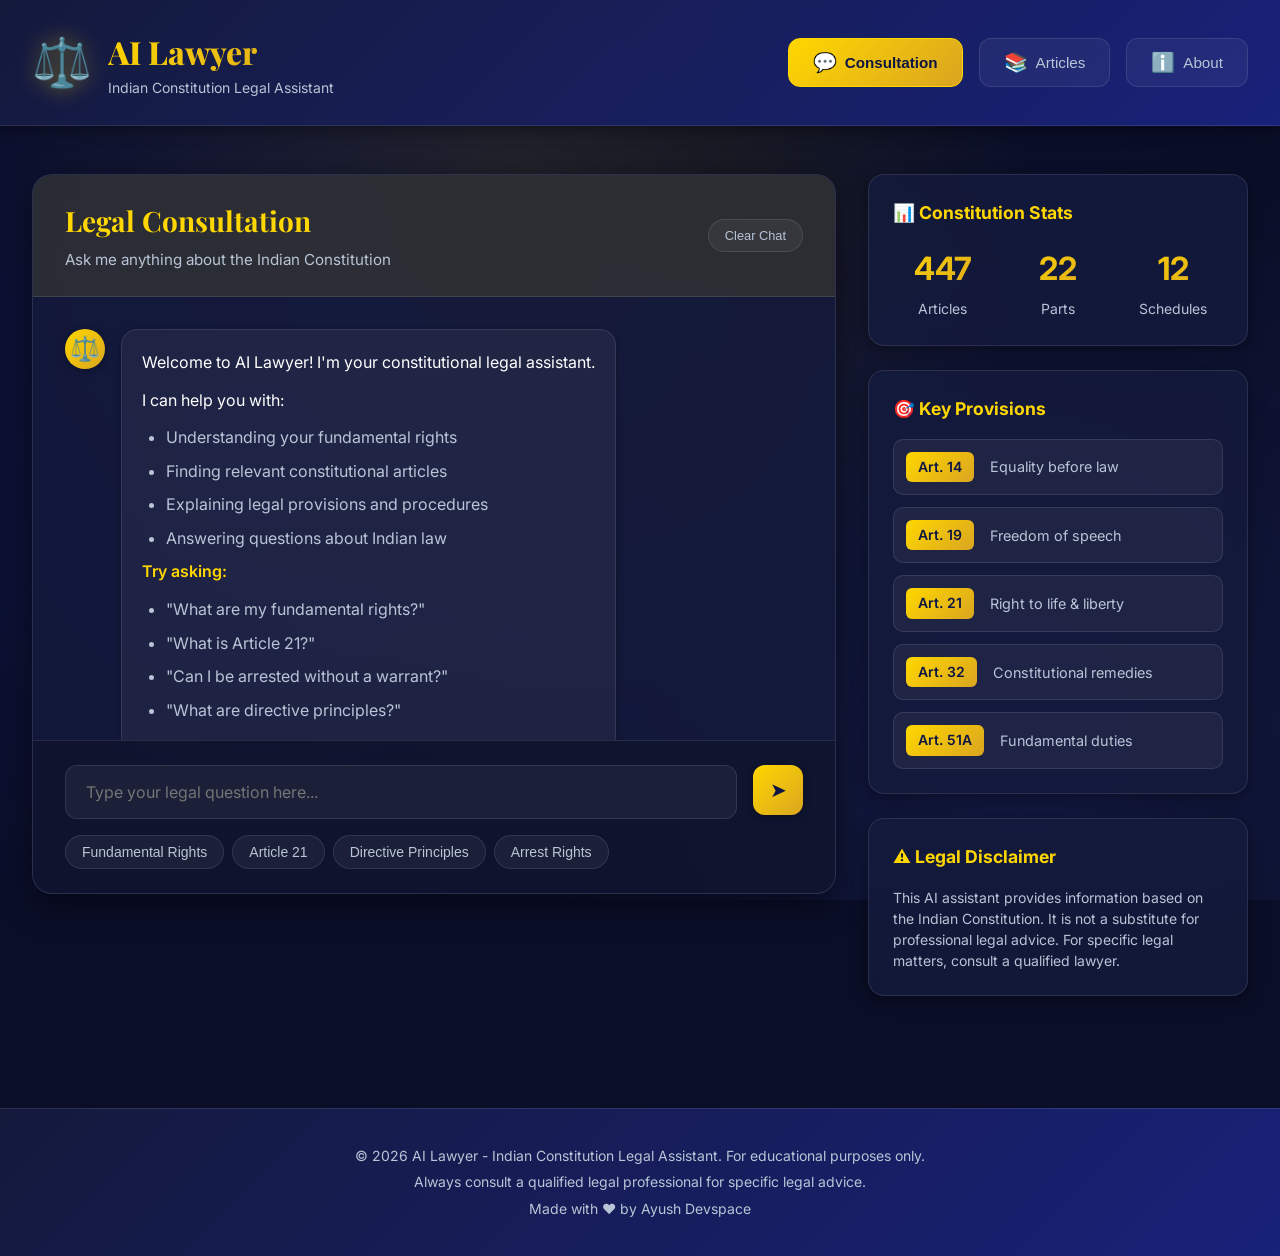
<file: index.html>
<!DOCTYPE html>
<html lang="en">

<head>
    <meta charset="UTF-8">
    <meta name="viewport" content="width=device-width, initial-scale=1.0">
    <meta http-equiv="Cache-Control" content="no-cache, no-store, must-revalidate">
    <meta http-equiv="Pragma" content="no-cache">
    <meta http-equiv="Expires" content="0">
    <title>AI Lawyer - Indian Constitution Legal Assistant</title>
    <meta name="description"
        content="AI-powered legal consultation based on the Indian Constitution. Get instant legal advice and explore constitutional provisions.">
    <link rel="preconnect" href="https://fonts.googleapis.com">
    <link rel="preconnect" href="https://fonts.gstatic.com" crossorigin>
    <link
        href="https://fonts.googleapis.com/css2?family=Inter:wght@300;400;500;600;700;800&family=Playfair+Display:wght@600;700;800&display=swap"
        rel="stylesheet">
    <link rel="stylesheet" href="static/style.css">
</head>

<body>
    <!-- Header -->
    <header class="header">
        <div class="container">
            <div class="header-content">
                <div class="logo">
                    <div class="logo-icon">⚖️</div>
                    <div class="logo-text">
                        <h1>AI Lawyer</h1>
                        <p>Indian Constitution Legal Assistant</p>
                    </div>
                </div>
                <nav class="nav">
                    <button class="nav-btn active" data-section="consultation">
                        <span class="icon">💬</span>
                        Consultation
                    </button>
                    <button class="nav-btn" data-section="articles">
                        <span class="icon">📚</span>
                        Articles
                    </button>
                    <button class="nav-btn" data-section="about">
                        <span class="icon">ℹ️</span>
                        About
                    </button>
                </nav>
            </div>
        </div>
    </header>

    <!-- Main Content -->
    <main class="main">
        <div class="container">
            <!-- Consultation Section -->
            <section id="consultation" class="section active">
                <div class="consultation-layout">
                    <!-- Chat Interface -->
                    <div class="chat-container">
                        <div class="chat-header">
                            <div class="chat-header-info">
                                <h2>Legal Consultation</h2>
                                <p>Ask me anything about the Indian Constitution</p>
                            </div>
                            <button id="clearChat" class="quick-btn" style="margin-left: auto; padding: 0.5rem 1rem; font-size: 0.8rem;">Clear Chat</button>
                        </div>

                        <div class="chat-messages" id="chatMessages">
                            <div class="message bot-message">
                                <div class="message-avatar">⚖️</div>
                                <div class="message-content">
                                    <div class="message-text">
                                        <p>Welcome to AI Lawyer! I'm your constitutional legal assistant.</p>
                                        <p>I can help you with:</p>
                                        <ul>
                                            <li>Understanding your fundamental rights</li>
                                            <li>Finding relevant constitutional articles</li>
                                            <li>Explaining legal provisions and procedures</li>
                                            <li>Answering questions about Indian law</li>
                                        </ul>
                                        <p><strong>Try asking:</strong></p>
                                        <ul>
                                            <li>"What are my fundamental rights?"</li>
                                            <li>"What is Article 21?"</li>
                                            <li>"Can I be arrested without a warrant?"</li>
                                            <li>"What are directive principles?"</li>
                                        </ul>
                                    </div>
                                </div>
                            </div>
                        </div>

                        <div class="chat-input-container">
                            <div class="chat-input-wrapper">
                                <textarea id="chatInput" class="chat-input"
                                    placeholder="Type your legal question here..." rows="1"></textarea>
                                <button id="sendBtn" class="send-btn">
                                    <span class="send-icon">➤</span>
                                </button>
                            </div>
                            <div class="quick-questions">
                                <button class="quick-btn" data-question="What are my fundamental rights?">Fundamental
                                    Rights</button>
                                <button class="quick-btn" data-question="What is Article 21?">Article 21</button>
                                <button class="quick-btn" data-question="What are directive principles?">Directive
                                    Principles</button>
                                <button class="quick-btn" data-question="What are my rights if arrested?">Arrest
                                    Rights</button>
                            </div>
                        </div>
                    </div>

                    <!-- Sidebar Info -->
                    <div class="sidebar">
                        <div class="info-card">
                            <h3>📊 Constitution Stats</h3>
                            <div class="stats">
                                <div class="stat-item">
                                    <div class="stat-number">447</div>
                                    <div class="stat-label">Articles</div>
                                </div>
                                <div class="stat-item">
                                    <div class="stat-number">22</div>
                                    <div class="stat-label">Parts</div>
                                </div>
                                <div class="stat-item">
                                    <div class="stat-number">12</div>
                                    <div class="stat-label">Schedules</div>
                                </div>
                            </div>
                        </div>

                        <div class="info-card">
                            <h3>🎯 Key Provisions</h3>
                            <div class="provisions-list">
                                <a href="#" class="provision-item" data-article="14">
                                    <span class="provision-number">Art. 14</span>
                                    <span class="provision-text">Equality before law</span>
                                </a>
                                <a href="#" class="provision-item" data-article="19">
                                    <span class="provision-number">Art. 19</span>
                                    <span class="provision-text">Freedom of speech</span>
                                </a>
                                <a href="#" class="provision-item" data-article="21">
                                    <span class="provision-number">Art. 21</span>
                                    <span class="provision-text">Right to life & liberty</span>
                                </a>
                                <a href="#" class="provision-item" data-article="32">
                                    <span class="provision-number">Art. 32</span>
                                    <span class="provision-text">Constitutional remedies</span>
                                </a>
                                <a href="#" class="provision-item" data-article="51A">
                                    <span class="provision-number">Art. 51A</span>
                                    <span class="provision-text">Fundamental duties</span>
                                </a>
                            </div>
                        </div>

                        <div class="info-card disclaimer-card">
                            <h3>⚠️ Legal Disclaimer</h3>
                            <p>This AI assistant provides information based on the Indian Constitution. It is not a
                                substitute for professional legal advice. For specific legal matters, consult a
                                qualified lawyer.</p>
                        </div>
                    </div>
                </div>
            </section>

            <!-- Articles Section -->
            <section id="articles" class="section">
                <div class="articles-header">
                    <h2>Browse Constitutional Articles</h2>
                    <div class="search-container">
                        <input type="text" id="articleSearch" class="search-input"
                            placeholder="Search articles by number, title, or keyword...">
                        <button class="search-btn">🔍</button>
                    </div>
                </div>

                <div class="parts-grid" id="partsGrid">
                    <!-- Parts will be loaded dynamically -->
                </div>

                <div class="articles-list" id="articlesList">
                    <!-- Articles will be loaded dynamically -->
                </div>
            </section>

            <!-- About Section -->
            <section id="about" class="section">
                <div class="about-content">
                    <h2>About AI Lawyer</h2>

                    <div class="about-card">
                        <h3>🏛️ What is AI Lawyer?</h3>
                        <p>AI Lawyer is an intelligent legal assistant that helps you understand and navigate the Indian
                            Constitution. Built with advanced AI technology, it provides instant access to the
                            articles of the Constitution and offers contextual legal guidance.</p>
                        <p>Developed with ❤️ by <a style="text-decoration:none;color: var(--text-secondary)" href="https://ayush-devspace5.web.app">Ayush Devspace</a></p>
                    </div>

                    <div class="about-card">
                        <h3>⚡ Features</h3>
                        <ul class="features-list">
                            <li><strong>AI-Powered Consultation:</strong> Ask legal questions in natural language and
                                get instant, relevant answers based on constitutional provisions.</li>
                            <li><strong>Comprehensive Database:</strong> Access articles of the Indian
                                Constitution, organized by parts and topics.</li>
                            <li><strong>Smart Search:</strong> Find specific articles, rights, and provisions quickly
                                with intelligent keyword matching.</li>
                            <li><strong>Contextual Advice:</strong> Get explanations tailored to your specific legal
                                queries with relevant article citations.</li>
                            <li><strong>User-Friendly Interface:</strong> Modern, intuitive design makes legal research
                                accessible to everyone.</li>
                        </ul>
                    </div>

                    <div class="about-card">
                        <h3>📖 Coverage</h3>
                        <div class="coverage-grid">
                            <div class="coverage-item">
                                <h4>Part III</h4>
                                <p>Fundamental Rights (Articles 12-35)</p>
                            </div>
                            <div class="coverage-item">
                                <h4>Part IV</h4>
                                <p>Directive Principles (Articles 36-51)</p>
                            </div>
                            <div class="coverage-item">
                                <h4>Part IVA</h4>
                                <p>Fundamental Duties (Article 51A)</p>
                            </div>
                            <div class="coverage-item">
                                <h4>Part V</h4>
                                <p>The Union (Articles 52-151)</p>
                            </div>
                            <div class="coverage-item">
                                <h4>All Parts</h4>
                                <p>Complete Constitution Coverage</p>
                            </div>
                            <div class="coverage-item">
                                <h4>Amendments</h4>
                                <p>Including Latest Updates</p>
                            </div>
                        </div>
                    </div>

                    <div class="about-card">
                        <h3>🔒 Privacy & Accuracy</h3>
                        <p>Your queries are processed securely and are not stored. All constitutional text is sourced
                            from official government publications. However, this tool is for informational purposes only
                            and does not constitute legal advice.</p>
                    </div>

                    <div class="about-card tech-stack">
                        <h3>🛠️ Technology Stack</h3>
                        <div class="tech-tags">
                            <span class="tech-tag">HTML5</span>
                            <span class="tech-tag">CSS3</span>
                            <span class="tech-tag">JavaScript</span>
                            <span class="tech-tag">Python</span>
                        </div>
                    </div>
                </div>
            </section>
        </div>
    </main>

    <!-- Footer -->
    <footer class="footer">
        <div class="container">
            <p>&copy; 2026 AI Lawyer - Indian Constitution Legal Assistant. For educational purposes only.</p>
            <p>Always consult a qualified legal professional for specific legal advice.</p>
           <p>Made with ❤️ by <a href="https://ayush-devspace5.web.app">Ayush Devspace</a></p>
        </div>
    </footer>

    <!-- Loading Overlay -->
    <div class="loading-overlay" id="loadingOverlay">
        <div class="loading-spinner"></div>
        <p>Processing your query...</p>
    </div>

    <!-- Article Detail Modal -->
    <div class="article-modal" id="articleModal">
        <div class="article-modal-backdrop"></div>
        <div class="article-modal-container">
            <div class="article-modal-header">
                <div class="article-modal-number" id="modalArticleNumber"></div>
                <div class="article-modal-title-section">
                    <h2 class="article-modal-title" id="modalArticleTitle"></h2>
                    <p class="article-modal-part" id="modalArticlePart"></p>
                </div>
                <button class="article-modal-close" id="modalCloseBtn" aria-label="Close modal">
                    <span>✕</span>
                </button>
            </div>
            <div class="article-modal-body">
                <div class="article-modal-text" id="modalArticleText"></div>
            </div>
        </div>
    </div>

    <button id="scrollTopBtn" class="scroll-top-btn" title="Go to top">↑</button>

    <script src="static/script.js"></script>
</body>

</html>
</file>
<file: static/style.css>
/* ===== CSS Variables ===== */
:root {
    --primary-color: #1a237e;
    --primary-light: #3949ab;
    --primary-dark: #0d1642;
    --accent-gold: #ffd700;
    --accent-gold-dark: #daa520;
    --bg-dark: #0a0e27;
    --bg-card: #151b3d;
    --bg-card-hover: #1e2651;
    --text-primary: #ffffff;
    --text-secondary: #b8c5d6;
    --text-muted: #7a8ba3;
    --border-color: rgba(255, 255, 255, 0.1);
    --success-color: #4caf50;
    --error-color: #f44336;
    --shadow-sm: 0 2px 8px rgba(0, 0, 0, 0.3);
    --shadow-md: 0 4px 16px rgba(0, 0, 0, 0.4);
    --shadow-lg: 0 8px 32px rgba(0, 0, 0, 0.5);
    --gradient-primary: linear-gradient(135deg, #1a237e 0%, #3949ab 100%);
    --gradient-gold: linear-gradient(135deg, #ffd700 0%, #daa520 100%);
    --gradient-card: linear-gradient(135deg, rgba(21, 27, 61, 0.95) 0%, rgba(26, 35, 126, 0.95) 100%);
}

/* ===== Reset & Base Styles ===== */
* {
    margin: 0;
    padding: 0;
    box-sizing: border-box;
}

body {
    font-family: 'Inter', -apple-system, BlinkMacSystemFont, 'Segoe UI', Roboto, sans-serif;
    background: var(--bg-dark);
    color: var(--text-primary);
    line-height: 1.6;
    overflow-x: hidden;
}

/* Animated background */
body::before {
    content: '';
    position: fixed;
    top: 0;
    left: 0;
    width: 100%;
    height: 100%;
    background:
        radial-gradient(circle at 20% 50%, rgba(26, 35, 126, 0.3) 0%, transparent 50%),
        radial-gradient(circle at 80% 80%, rgba(57, 73, 171, 0.2) 0%, transparent 50%),
        radial-gradient(circle at 40% 20%, rgba(255, 215, 0, 0.1) 0%, transparent 50%);
    z-index: -1;
    animation: backgroundShift 20s ease-in-out infinite;
}

@keyframes backgroundShift {

    0%,
    100% {
        opacity: 1;
        transform: scale(1);
    }

    50% {
        opacity: 0.8;
        transform: scale(1.1);
    }
}

.container {
    max-width: 1400px;
    margin: 0 auto;
    padding: 0 2rem;
}

/* ===== Header ===== */
.header {
    background: var(--gradient-card);
    backdrop-filter: blur(10px);
    border-bottom: 1px solid var(--border-color);
    padding: 1.5rem 0;
    position: sticky;
    top: 0;
    z-index: 100;
    box-shadow: var(--shadow-md);
}

.header-content {
    display: flex;
    justify-content: space-between;
    align-items: center;
    gap: 2rem;
}

.logo {
    display: flex;
    align-items: center;
    gap: 1rem;
}

.logo-icon {
    font-size: 3rem;
    filter: drop-shadow(0 0 10px rgba(255, 215, 0, 0.5));
    animation: pulse 3s ease-in-out infinite;
}

@keyframes pulse {

    0%,
    100% {
        transform: scale(1);
    }

    50% {
        transform: scale(1.1);
    }
}

.logo-text h1 {
    font-family: 'Playfair Display', serif;
    font-size: 2rem;
    font-weight: 800;
    background: var(--gradient-gold);
    -webkit-background-clip: text;
    -webkit-text-fill-color: transparent;
    background-clip: text;
    margin: 0;
}

.logo-text p {
    font-size: 0.875rem;
    color: var(--text-secondary);
    margin: 0;
}

.nav {
    display: flex;
    gap: 1rem;
}

.nav-btn {
    background: rgba(255, 255, 255, 0.05);
    border: 1px solid var(--border-color);
    color: var(--text-secondary);
    padding: 0.75rem 1.5rem;
    border-radius: 12px;
    cursor: pointer;
    font-size: 0.95rem;
    font-weight: 500;
    display: flex;
    align-items: center;
    gap: 0.5rem;
    transition: all 0.3s ease;
}

.nav-btn:hover {
    background: rgba(255, 255, 255, 0.1);
    border-color: var(--accent-gold);
    color: var(--text-primary);
    transform: translateY(-2px);
}

.nav-btn.active {
    background: var(--gradient-gold);
    border-color: var(--accent-gold);
    color: var(--primary-dark);
    font-weight: 600;
}

.nav-btn .icon {
    font-size: 1.2rem;
}

/* ===== Main Content ===== */
.main {
    padding: 3rem 0;
    min-height: calc(100vh - 200px);
}

.section {
    display: none;
    animation: fadeIn 0.5s ease;
}

.section.active {
    display: block;
}

@keyframes fadeIn {
    from {
        opacity: 0;
        transform: translateY(20px);
    }

    to {
        opacity: 1;
        transform: translateY(0);
    }
}

/* ===== Consultation Section ===== */
.consultation-layout {
    display: grid;
    grid-template-columns: 1fr 380px;
    gap: 2rem;
}

.chat-container {
    background: rgba(21, 27, 61, 0.85);
    backdrop-filter: blur(12px);
    border: 1px solid rgba(255, 255, 255, 0.1);
    border-radius: 20px;
    overflow: hidden;
    box-shadow: var(--shadow-lg);
    display: flex;
    flex-direction: column;
    height: calc(100vh - 180px);
}

.chat-header {
    background: rgba(255, 215, 0, 0.1);
    border-bottom: 1px solid var(--border-color);
    padding: 1.5rem 2rem;
    display: flex;
    align-items: center;
}

.chat-header h2 {
    font-family: 'Playfair Display', serif;
    font-size: 1.75rem;
    margin-bottom: 0.25rem;
    color: var(--accent-gold);
}

.chat-header p {
    color: var(--text-secondary);
    font-size: 0.95rem;
}

.chat-messages {
    flex: 1;
    overflow-y: auto;
    padding: 2rem;
    display: flex;
    flex-direction: column;
    gap: 1.5rem;
}

/* Custom scrollbar */
.chat-messages::-webkit-scrollbar {
    width: 8px;
}

.chat-messages::-webkit-scrollbar-track {
    background: rgba(255, 255, 255, 0.05);
}

.chat-messages::-webkit-scrollbar-thumb {
    background: var(--accent-gold);
    border-radius: 4px;
}

.message {
    display: flex;
    gap: 1rem;
    animation: messageSlide 0.4s ease;
}

@keyframes messageSlide {
    from {
        opacity: 0;
        transform: translateX(-20px);
    }

    to {
        opacity: 1;
        transform: translateX(0);
    }
}

.user-message {
    flex-direction: row-reverse;
}

.user-message .message-content {
    background: var(--gradient-primary);
}

.message-avatar {
    width: 40px;
    height: 40px;
    border-radius: 50%;
    background: var(--gradient-gold);
    display: flex;
    align-items: center;
    justify-content: center;
    font-size: 1.5rem;
    flex-shrink: 0;
    box-shadow: var(--shadow-sm);
}

.user-message .message-avatar {
    background: var(--gradient-primary);
}

.message-content {
    background: rgba(255, 255, 255, 0.05);
    border: 1px solid var(--border-color);
    border-radius: 16px;
    padding: 1.25rem;
    max-width: 75%;
    box-shadow: var(--shadow-sm);
}

.message-text {
    color: var(--text-primary);
    line-height: 1.6;
}

.message-text p {
    margin-bottom: 0.75rem;
}

.message-text p:last-child {
    margin-bottom: 0;
}

.message-text ul {
    margin: 0.5rem 0;
    padding-left: 1.5rem;
}

.message-text li {
    margin: 0.5rem 0;
    color: var(--text-secondary);
}

.message-text strong {
    color: var(--accent-gold);
    font-weight: 600;
}

.article-reference {
    background: rgba(255, 215, 0, 0.1);
    border-left: 3px solid var(--accent-gold);
    padding: 1rem;
    margin: 1rem 0;
    border-radius: 8px;
}

.article-reference h4 {
    color: var(--accent-gold);
    margin-bottom: 0.5rem;
    font-size: 1.1rem;
}

.disclaimer {
    background: rgba(244, 67, 54, 0.1);
    border-left: 3px solid var(--error-color);
    padding: 0.75rem 1rem;
    margin-top: 1rem;
    border-radius: 8px;
    font-size: 0.875rem;
    color: var(--text-secondary);
}

.chat-input-container {
    border-top: 1px solid var(--border-color);
    padding: 1.5rem 2rem;
    background: rgba(0, 0, 0, 0.2);
}

.chat-input-wrapper {
    display: flex;
    gap: 1rem;
    margin-bottom: 1rem;
}

.chat-input {
    flex: 1;
    background: rgba(255, 255, 255, 0.05);
    border: 1px solid var(--border-color);
    border-radius: 12px;
    padding: 1rem 1.25rem;
    color: var(--text-primary);
    font-size: 1rem;
    font-family: inherit;
    resize: none;
    max-height: 120px;
    transition: all 0.3s ease;
}

.chat-input:focus {
    outline: none;
    border-color: var(--accent-gold);
    background: rgba(255, 255, 255, 0.08);
    box-shadow: 0 0 0 3px rgba(255, 215, 0, 0.1);
}

.send-btn {
    background: var(--gradient-gold);
    border: none;
    width: 50px;
    height: 50px;
    border-radius: 12px;
    cursor: pointer;
    display: flex;
    align-items: center;
    justify-content: center;
    transition: all 0.3s ease;
    box-shadow: var(--shadow-sm);
}

.send-btn:hover {
    transform: translateY(-2px);
    box-shadow: var(--shadow-md);
}

.send-btn:active {
    transform: translateY(0);
}

.send-icon {
    font-size: 1.25rem;
    color: var(--primary-dark);
}

.quick-questions {
    display: flex;
    flex-wrap: wrap;
    gap: 0.5rem;
}

.quick-btn {
    background: rgba(255, 255, 255, 0.05);
    border: 1px solid var(--border-color);
    color: var(--text-secondary);
    padding: 0.5rem 1rem;
    border-radius: 20px;
    font-size: 0.875rem;
    cursor: pointer;
    transition: all 0.3s ease;
}

.quick-btn:hover {
    background: rgba(255, 215, 0, 0.1);
    border-color: var(--accent-gold);
    color: var(--accent-gold);
}

/* ===== Sidebar ===== */
.sidebar {
    display: flex;
    flex-direction: column;
    gap: 1.5rem;
}

.info-card {
    background: rgba(21, 27, 61, 0.85);
    backdrop-filter: blur(10px);
    border: 1px solid rgba(255, 255, 255, 0.1);
    border-radius: 16px;
    padding: 1.5rem;
    box-shadow: var(--shadow-md);
    transition: all 0.3s ease;
}

.info-card:hover {
    transform: translateY(-4px);
    box-shadow: var(--shadow-lg);
}

.info-card h3 {
    font-size: 1.1rem;
    margin-bottom: 1rem;
    color: var(--accent-gold);
    display: flex;
    align-items: center;
    gap: 0.5rem;
}

.stats {
    display: grid;
    grid-template-columns: repeat(3, 1fr);
    gap: 1rem;
}

.stat-item {
    text-align: center;
}

.stat-number {
    font-size: 2rem;
    font-weight: 700;
    background: var(--gradient-gold);
    -webkit-background-clip: text;
    -webkit-text-fill-color: transparent;
    background-clip: text;
}

.stat-label {
    font-size: 0.875rem;
    color: var(--text-secondary);
    margin-top: 0.25rem;
}

.provisions-list {
    display: flex;
    flex-direction: column;
    gap: 0.75rem;
}

.provision-item {
    display: flex;
    align-items: center;
    gap: 1rem;
    padding: 0.75rem;
    background: rgba(255, 255, 255, 0.05);
    border: 1px solid var(--border-color);
    border-radius: 10px;
    text-decoration: none;
    transition: all 0.3s ease;
}

.provision-item:hover {
    background: rgba(255, 215, 0, 0.1);
    border-color: var(--accent-gold);
    transform: translateX(5px);
}

.provision-number {
    background: var(--gradient-gold);
    color: var(--primary-dark);
    padding: 0.25rem 0.75rem;
    border-radius: 6px;
    font-weight: 600;
    font-size: 0.875rem;
    white-space: nowrap;
}

.provision-text {
    color: var(--text-secondary);
    font-size: 0.9rem;
}

.disclaimer-card p {
    color: var(--text-secondary);
    font-size: 0.875rem;
    line-height: 1.5;
}

/* ===== Articles Section ===== */
.articles-header {
    margin-bottom: 2rem;
}

.articles-header h2 {
    font-family: 'Playfair Display', serif;
    font-size: 2.5rem;
    margin-bottom: 1.5rem;
    background: var(--gradient-gold);
    -webkit-background-clip: text;
    -webkit-text-fill-color: transparent;
    background-clip: text;
}

.search-container {
    display: flex;
    gap: 1rem;
    max-width: 600px;
}

.search-input {
    flex: 1;
    background: rgba(255, 255, 255, 0.05);
    border: 1px solid var(--border-color);
    border-radius: 12px;
    padding: 1rem 1.5rem;
    color: var(--text-primary);
    font-size: 1rem;
    transition: all 0.3s ease;
}

.search-input:focus {
    outline: none;
    border-color: var(--accent-gold);
    background: rgba(255, 255, 255, 0.08);
    box-shadow: 0 0 0 3px rgba(255, 215, 0, 0.1);
}

.search-btn {
    background: var(--gradient-gold);
    border: none;
    padding: 1rem 1.5rem;
    border-radius: 12px;
    cursor: pointer;
    font-size: 1.25rem;
    transition: all 0.3s ease;
}

.search-btn:hover {
    transform: translateY(-2px);
    box-shadow: var(--shadow-md);
}

.parts-grid {
    display: grid;
    grid-template-columns: repeat(auto-fill, minmax(280px, 1fr));
    gap: 1.5rem;
    margin-bottom: 3rem;
}

.part-card {
    background: var(--gradient-card);
    border: 1px solid var(--border-color);
    border-radius: 16px;
    padding: 1.5rem;
    cursor: pointer;
    transition: all 0.3s ease;
    box-shadow: var(--shadow-md);
}

.part-card:hover {
    transform: translateY(-5px);
    box-shadow: var(--shadow-lg);
    border-color: var(--accent-gold);
}

.part-number {
    font-size: 2rem;
    font-weight: 700;
    background: var(--gradient-gold);
    -webkit-background-clip: text;
    -webkit-text-fill-color: transparent;
    background-clip: text;
    margin-bottom: 0.5rem;
}

.part-title {
    font-size: 1.1rem;
    font-weight: 600;
    color: var(--text-primary);
    margin-bottom: 0.5rem;
}

.part-count {
    font-size: 0.875rem;
    color: var(--text-secondary);
}

.articles-list {
    display: flex;
    flex-direction: column;
    gap: 1.5rem;
}

.article-card {
    background: rgba(21, 27, 61, 0.85);
    backdrop-filter: blur(10px);
    border: 1px solid rgba(255, 255, 255, 0.1);
    border-radius: 16px;
    padding: 2rem;
    box-shadow: var(--shadow-md);
    transition: all 0.3s ease;
}

.article-card:hover {
    transform: translateY(-3px);
    box-shadow: var(--shadow-lg);
    border-color: var(--accent-gold);
}

.article-header {
    display: flex;
    align-items: flex-start;
    gap: 1.5rem;
    margin-bottom: 1rem;
}

.article-number-badge {
    background: var(--gradient-gold);
    color: var(--primary-dark);
    padding: 0.5rem 1rem;
    border-radius: 10px;
    font-weight: 700;
    font-size: 1.1rem;
    white-space: nowrap;
}

.article-title-section {
    flex: 1;
}

.article-title {
    font-size: 1.3rem;
    font-weight: 600;
    color: var(--text-primary);
    margin-bottom: 0.5rem;
}

.article-part {
    font-size: 0.875rem;
    color: var(--text-secondary);
}

.article-text {
    color: var(--text-secondary);
    line-height: 1.8;
    margin-top: 1rem;
}

/* ===== About Section ===== */
.about-content {
    max-width: 900px;
    margin: 0 auto;
}

.about-content h2 {
    font-family: 'Playfair Display', serif;
    font-size: 2.5rem;
    margin-bottom: 2rem;
    background: var(--gradient-gold);
    -webkit-background-clip: text;
    -webkit-text-fill-color: transparent;
    background-clip: text;
    text-align: center;
}

.about-card {
    background: var(--gradient-card);
    border: 1px solid var(--border-color);
    border-radius: 16px;
    padding: 2rem;
    margin-bottom: 2rem;
    box-shadow: var(--shadow-md);
}

.about-card h3 {
    font-size: 1.5rem;
    margin-bottom: 1rem;
    color: var(--accent-gold);
}

.about-card p {
    color: var(--text-secondary);
    line-height: 1.8;
    margin-bottom: 1rem;
}

.about-card p:last-child {
    margin-bottom: 0;
}

.features-list {
    list-style: none;
    padding: 0;
}

.features-list li {
    padding: 1rem;
    margin-bottom: 1rem;
    background: rgba(255, 255, 255, 0.05);
    border-left: 3px solid var(--accent-gold);
    border-radius: 8px;
    color: var(--text-secondary);
    line-height: 1.6;
}

.features-list li:last-child {
    margin-bottom: 0;
}

.coverage-grid {
    display: grid;
    grid-template-columns: repeat(auto-fit, minmax(200px, 1fr));
    gap: 1rem;
    margin-top: 1rem;
}

.coverage-item {
    background: rgba(255, 255, 255, 0.05);
    border: 1px solid var(--border-color);
    border-radius: 12px;
    padding: 1.5rem;
    text-align: center;
    transition: all 0.3s ease;
}

.coverage-item:hover {
    background: rgba(255, 215, 0, 0.1);
    border-color: var(--accent-gold);
    transform: translateY(-3px);
}

.coverage-item h4 {
    color: var(--accent-gold);
    font-size: 1.2rem;
    margin-bottom: 0.5rem;
}

.coverage-item p {
    color: var(--text-secondary);
    font-size: 0.9rem;
    margin: 0;
}

.tech-stack {
    margin-top: 0;
}

.tech-tags {
    display: flex;
    flex-wrap: wrap;
    gap: 0.75rem;
    margin-top: 1rem;
}

.tech-tag {
    background: var(--gradient-primary);
    color: var(--text-primary);
    padding: 0.5rem 1rem;
    border-radius: 20px;
    font-size: 0.875rem;
    font-weight: 500;
}

/* ===== Footer ===== */
.footer {
    background: var(--gradient-card);
    border-top: 1px solid var(--border-color);
    padding: 2rem 0;
    text-align: center;
    margin-top: 4rem;
    text-decoration: none;
}

.footer p {
    color: var(--text-secondary);
    font-size: 0.875rem;
    margin: 0.25rem 0;
    text-decoration: none;
}
.footer a {
      color: var(--text-secondary);
      text-decoration: none;
}
/* ===== Loading Overlay ===== */
.loading-overlay {
    position: fixed;
    top: 0;
    left: 0;
    width: 100%;
    height: 100%;
    background: rgba(10, 14, 39, 0.95);
    display: none;
    align-items: center;
    justify-content: center;
    flex-direction: column;
    gap: 1rem;
    z-index: 1000;
}

.loading-overlay.active {
    display: flex;
}

.loading-spinner {
    width: 60px;
    height: 60px;
    border: 4px solid rgba(255, 215, 0, 0.2);
    border-top-color: var(--accent-gold);
    border-radius: 50%;
    animation: spin 1s linear infinite;
}

@keyframes spin {
    to {
        transform: rotate(360deg);
    }
}

.loading-overlay p {
    color: var(--text-secondary);
    font-size: 1.1rem;
}

/* ===== Scroll Top Button ===== */
.scroll-top-btn {
    position: fixed;
    bottom: 30px;
    right: 30px;
    width: 50px;
    height: 50px;
    background: var(--gradient-gold);
    color: var(--primary-dark);
    border: none;
    border-radius: 50%;
    font-size: 1.5rem;
    font-weight: bold;
    cursor: pointer;
    box-shadow: var(--shadow-lg);
    display: none;
    align-items: center;
    justify-content: center;
    z-index: 999;
    transition: all 0.3s ease;
}

.scroll-top-btn:hover {
    transform: translateY(-5px);
    box-shadow: 0 0 20px rgba(255, 215, 0, 0.4);
}

.copy-btn {
    background: rgba(255, 255, 255, 0.1);
    border: 1px solid var(--border-color);
    color: var(--accent-gold);
    padding: 4px 8px;
    border-radius: 4px;
    font-size: 0.7rem;
    cursor: pointer;
    margin-left: 10px;
    transition: all 0.2s ease;
}

.copy-btn:hover {
    background: var(--accent-gold);
    color: var(--primary-dark);
}

/* ===== Responsive Design ===== */
@media (max-width: 1024px) {
    .consultation-layout {
        grid-template-columns: 1fr;
    }

    .sidebar {
        display: grid;
        grid-template-columns: repeat(auto-fit, minmax(250px, 1fr));
        gap: 1.5rem;
    }
}

@media (max-width: 768px) {
    .container {
        padding: 0 1rem;
    }

    .header-content {
        flex-direction: column;
        gap: 1rem;
    }

    .nav {
        width: 100%;
        justify-content: center;
    }

    .nav-btn {
        flex: 1;
        justify-content: center;
        padding: 0.75rem 1rem;
        font-size: 0.875rem;
    }

    .logo-text h1 {
        font-size: 1.5rem;
    }

    .chat-container {
        height: calc(100vh - 300px);
    }

    .message-content {
        max-width: 85%;
    }

    .parts-grid {
        grid-template-columns: 1fr;
    }

    .stats {
        grid-template-columns: repeat(3, 1fr);
    }
}

@media (max-width: 480px) {
    .logo-icon {
        font-size: 2rem;
    }

    .logo-text h1 {
        font-size: 1.25rem;
    }

    .nav-btn .icon {
        font-size: 1rem;
    }

    .chat-header h2 {
        font-size: 1.5rem;
    }

    .about-content h2,
    .articles-header h2 {
        font-size: 2rem;
    }
}

/* ===== Article Detail Modal ===== */
.article-modal {
    position: fixed;
    top: 0;
    left: 0;
    width: 100%;
    height: 100%;
    z-index: 2000;
    display: none;
    align-items: center;
    justify-content: center;
    padding: 2rem;
}

.article-modal.active {
    display: flex;
    animation: modalFadeIn 0.3s ease;
}

.article-modal-backdrop {
    position: absolute;
    top: 0;
    left: 0;
    width: 100%;
    height: 100%;
    background: rgba(10, 14, 39, 0.95);
    backdrop-filter: blur(8px);
    cursor: pointer;
}

.article-modal-container {
    position: relative;
    max-width: 900px;
    width: 100%;
    max-height: 85vh;
    background: rgba(21, 27, 61, 0.95);
    backdrop-filter: blur(15px);
    border: 1px solid rgba(255, 255, 255, 0.1);
    border-radius: 24px;
    box-shadow: var(--shadow-lg);
    display: flex;
    flex-direction: column;
    overflow: hidden;
    animation: modalSlideIn 0.4s cubic-bezier(0.34, 1.56, 0.64, 1);
}

@keyframes modalFadeIn {
    from {
        opacity: 0;
    }

    to {
        opacity: 1;
    }
}

@keyframes modalSlideIn {
    from {
        opacity: 0;
        transform: translateY(30px) scale(0.95);
    }

    to {
        opacity: 1;
        transform: translateY(0) scale(1);
    }
}

.article-modal-header {
    display: flex;
    align-items: flex-start;
    gap: 1.5rem;
    padding: 2rem;
    background: rgba(255, 215, 0, 0.1);
    border-bottom: 1px solid var(--border-color);
}

.article-modal-number {
    background: var(--gradient-gold);
    color: var(--primary-dark);
    padding: 0.75rem 1.25rem;
    border-radius: 12px;
    font-weight: 700;
    font-size: 1.25rem;
    white-space: nowrap;
    box-shadow: var(--shadow-sm);
}

.article-modal-title-section {
    flex: 1;
}

.article-modal-title {
    font-family: 'Playfair Display', serif;
    font-size: 1.75rem;
    font-weight: 700;
    color: var(--text-primary);
    margin: 0 0 0.5rem 0;
    line-height: 1.3;
}

.article-modal-part {
    color: var(--text-secondary);
    font-size: 0.95rem;
    margin: 0;
}

.article-modal-close {
    background: rgba(255, 255, 255, 0.1);
    border: 1px solid var(--border-color);
    width: 40px;
    height: 40px;
    border-radius: 10px;
    cursor: pointer;
    display: flex;
    align-items: center;
    justify-content: center;
    transition: all 0.3s ease;
    flex-shrink: 0;
}

.article-modal-close:hover {
    background: var(--accent-gold);
    border-color: var(--accent-gold);
    transform: rotate(90deg);
}

.article-modal-close span {
    font-size: 1.5rem;
    color: var(--text-primary);
    font-weight: 300;
    line-height: 1;
}

.article-modal-close:hover span {
    color: var(--primary-dark);
}

.article-modal-body {
    flex: 1;
    overflow-y: auto;
    padding: 2rem;
}

.article-modal-body::-webkit-scrollbar {
    width: 8px;
}

.article-modal-body::-webkit-scrollbar-track {
    background: rgba(255, 255, 255, 0.05);
}

.article-modal-body::-webkit-scrollbar-thumb {
    background: var(--accent-gold);
    border-radius: 4px;
}

.article-modal-text {
    color: var(--text-secondary);
    font-size: 1.05rem;
    line-height: 1.8;
    white-space: pre-wrap;
}

.article-modal-text p {
    margin-bottom: 1rem;
}

.article-modal-text p:last-child {
    margin-bottom: 0;
}
</file>
